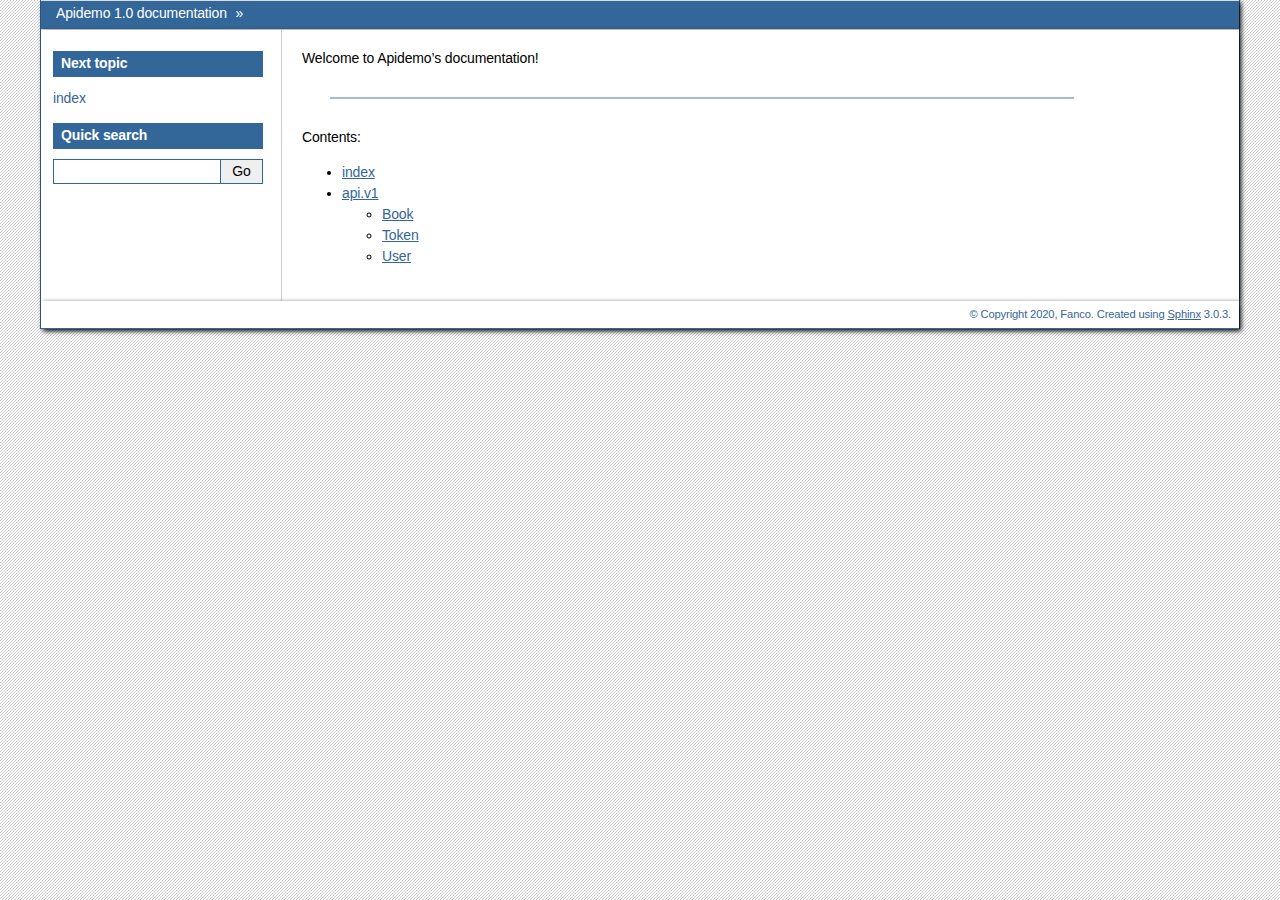
<file: app/doc/html/index.html>
<!doctype html>

<html>
  <head>
    <meta charset="utf-8" />
    <title>&lt;no title&gt; &#8212; Apidemo 1.0 documentation</title>
    <link rel="stylesheet" href="_static/bizstyle.css" type="text/css" />
    <link rel="stylesheet" href="_static/pygments.css" type="text/css" />
    
    <script id="documentation_options" data-url_root="./" src="_static/documentation_options.js"></script>
    <script src="_static/jquery.js"></script>
    <script src="_static/underscore.js"></script>
    <script src="_static/doctools.js"></script>
    <script src="_static/language_data.js"></script>
    <script src="_static/bizstyle.js"></script>
    <link rel="index" title="Index" href="genindex.html" />
    <link rel="search" title="Search" href="search.html" />
    <link rel="next" title="index" href="rst/app.blueprints.html" />
    <meta name="viewport" content="width=device-width,initial-scale=1.0">
    <!--[if lt IE 9]>
    <script src="_static/css3-mediaqueries.js"></script>
    <![endif]-->
  </head><body>
    <div class="related" role="navigation" aria-label="related navigation">
      <h3>Navigation</h3>
      <ul>
        <li class="nav-item nav-item-0"><a href="#">Apidemo 1.0 documentation</a> &#187;</li> 
      </ul>
    </div>
      <div class="sphinxsidebar" role="navigation" aria-label="main navigation">
        <div class="sphinxsidebarwrapper">
  <h4>Next topic</h4>
  <p class="topless"><a href="rst/app.blueprints.html"
                        title="next chapter">index</a></p>
<div id="searchbox" style="display: none" role="search">
  <h3 id="searchlabel">Quick search</h3>
    <div class="searchformwrapper">
    <form class="search" action="search.html" method="get">
      <input type="text" name="q" aria-labelledby="searchlabel" />
      <input type="submit" value="Go" />
    </form>
    </div>
</div>
<script>$('#searchbox').show(0);</script>
        </div>
      </div>

    <div class="document">
      <div class="documentwrapper">
        <div class="bodywrapper">
          <div class="body" role="main">
            
  <p>Welcome to Apidemo’s documentation!</p>
<hr class="docutils" />
<div class="toctree-wrapper compound">
<p class="caption"><span class="caption-text">Contents:</span></p>
<ul>
<li class="toctree-l1"><a class="reference internal" href="rst/app.blueprints.html">index</a></li>
<li class="toctree-l1"><a class="reference internal" href="rst/app.api.v1.html">api.v1</a><ul>
<li class="toctree-l2"><a class="reference internal" href="rst/app.api.v1.html#module-app.api.v1.book">Book</a></li>
<li class="toctree-l2"><a class="reference internal" href="rst/app.api.v1.html#module-app.api.v1.client">Token</a></li>
<li class="toctree-l2"><a class="reference internal" href="rst/app.api.v1.html#module-app.api.v1.user">User</a></li>
</ul>
</li>
</ul>
</div>


          </div>
        </div>
      </div>
      <div class="clearer"></div>
    </div>
    <div class="footer" role="contentinfo">
        &#169; Copyright 2020, Fanco.
      Created using <a href="http://sphinx-doc.org/">Sphinx</a> 3.0.3.
    </div>
  </body>
</html>
</file>
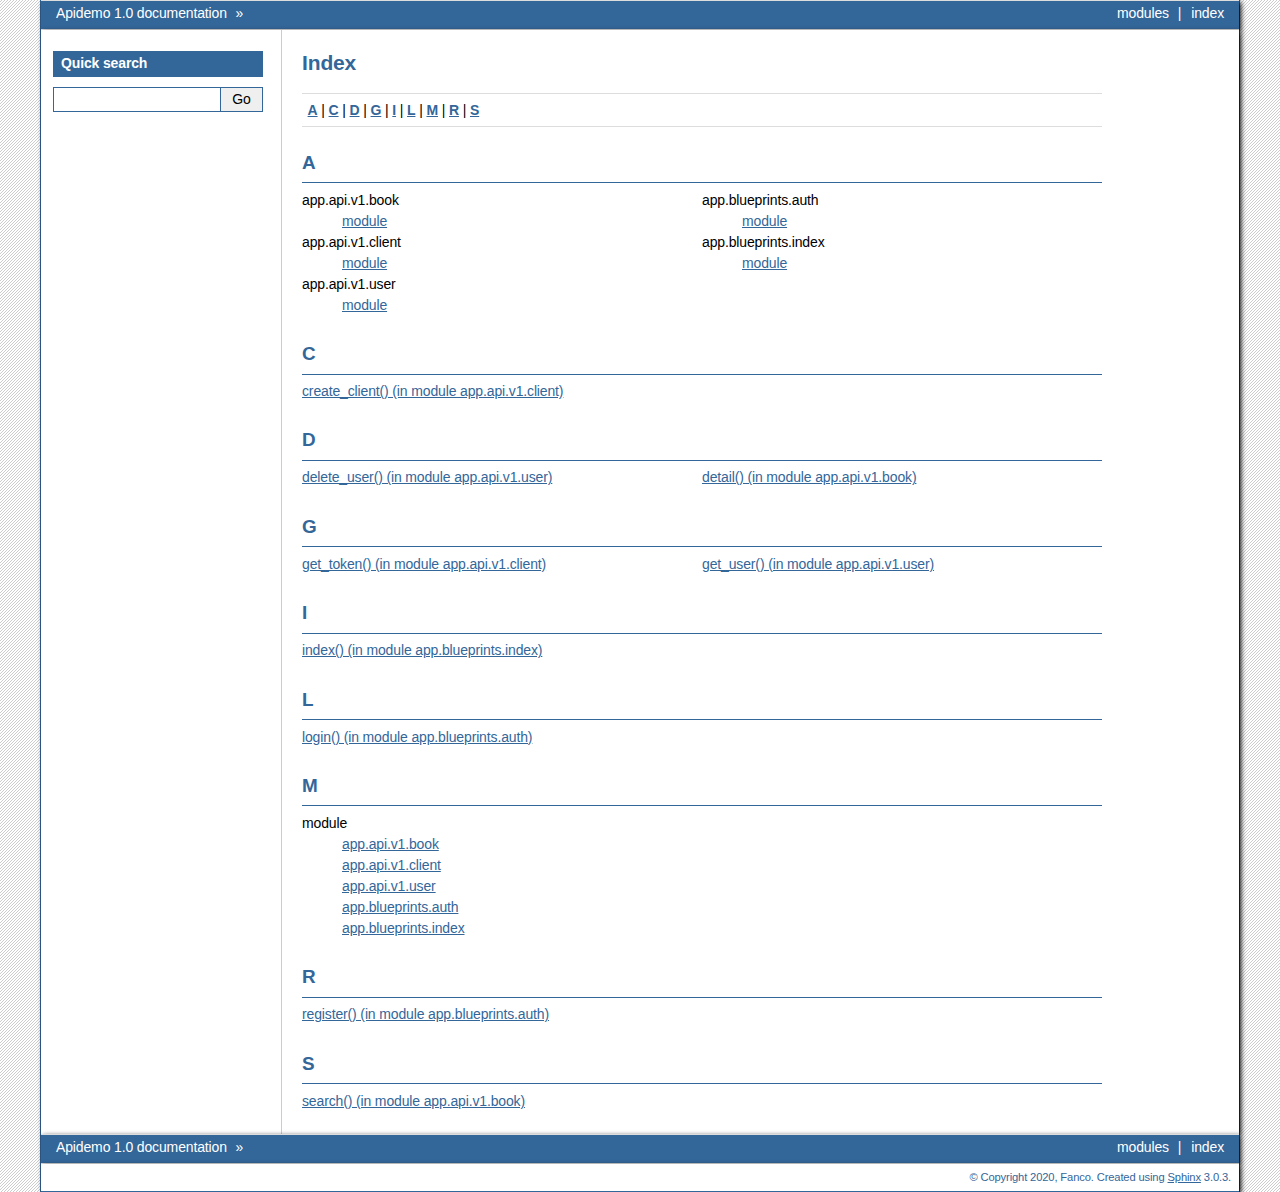
<file: app/doc/html/genindex.html>
<!doctype html>

<html>
  <head>
    <meta charset="utf-8" />
    <title>Index &#8212; Apidemo 1.0 documentation</title>
    <link rel="stylesheet" href="_static/bizstyle.css" type="text/css" />
    <link rel="stylesheet" href="_static/pygments.css" type="text/css" />
    
    <script id="documentation_options" data-url_root="./" src="_static/documentation_options.js"></script>
    <script src="_static/jquery.js"></script>
    <script src="_static/underscore.js"></script>
    <script src="_static/doctools.js"></script>
    <script src="_static/language_data.js"></script>
    <script src="_static/bizstyle.js"></script>
    <link rel="index" title="Index" href="#" />
    <link rel="search" title="Search" href="search.html" />
    <meta name="viewport" content="width=device-width,initial-scale=1.0">
    <!--[if lt IE 9]>
    <script src="_static/css3-mediaqueries.js"></script>
    <![endif]-->
  </head><body>
    <div class="related" role="navigation" aria-label="related navigation">
      <h3>Navigation</h3>
      <ul>
        <li class="right" style="margin-right: 10px">
          <a href="#" title="General Index"
             accesskey="I">index</a></li>
        <li class="right" >
          <a href="py-modindex.html" title="Python Module Index"
             >modules</a> |</li>
        <li class="nav-item nav-item-0"><a href="index.html">Apidemo 1.0 documentation</a> &#187;</li> 
      </ul>
    </div>
      <div class="sphinxsidebar" role="navigation" aria-label="main navigation">
        <div class="sphinxsidebarwrapper">
<div id="searchbox" style="display: none" role="search">
  <h3 id="searchlabel">Quick search</h3>
    <div class="searchformwrapper">
    <form class="search" action="search.html" method="get">
      <input type="text" name="q" aria-labelledby="searchlabel" />
      <input type="submit" value="Go" />
    </form>
    </div>
</div>
<script>$('#searchbox').show(0);</script>
        </div>
      </div>

    <div class="document">
      <div class="documentwrapper">
        <div class="bodywrapper">
          <div class="body" role="main">
            

<h1 id="index">Index</h1>

<div class="genindex-jumpbox">
 <a href="#A"><strong>A</strong></a>
 | <a href="#C"><strong>C</strong></a>
 | <a href="#D"><strong>D</strong></a>
 | <a href="#G"><strong>G</strong></a>
 | <a href="#I"><strong>I</strong></a>
 | <a href="#L"><strong>L</strong></a>
 | <a href="#M"><strong>M</strong></a>
 | <a href="#R"><strong>R</strong></a>
 | <a href="#S"><strong>S</strong></a>
 
</div>
<h2 id="A">A</h2>
<table style="width: 100%" class="indextable genindextable"><tr>
  <td style="width: 33%; vertical-align: top;"><ul>
      <li>
    app.api.v1.book

      <ul>
        <li><a href="rst/app.api.v1.html#module-app.api.v1.book">module</a>
</li>
      </ul></li>
      <li>
    app.api.v1.client

      <ul>
        <li><a href="rst/app.api.v1.html#module-app.api.v1.client">module</a>
</li>
      </ul></li>
      <li>
    app.api.v1.user

      <ul>
        <li><a href="rst/app.api.v1.html#module-app.api.v1.user">module</a>
</li>
      </ul></li>
  </ul></td>
  <td style="width: 33%; vertical-align: top;"><ul>
      <li>
    app.blueprints.auth

      <ul>
        <li><a href="rst/app.blueprints.html#module-app.blueprints.auth">module</a>
</li>
      </ul></li>
      <li>
    app.blueprints.index

      <ul>
        <li><a href="rst/app.blueprints.html#module-app.blueprints.index">module</a>
</li>
      </ul></li>
  </ul></td>
</tr></table>

<h2 id="C">C</h2>
<table style="width: 100%" class="indextable genindextable"><tr>
  <td style="width: 33%; vertical-align: top;"><ul>
      <li><a href="rst/app.api.v1.html#app.api.v1.client.create_client">create_client() (in module app.api.v1.client)</a>
</li>
  </ul></td>
</tr></table>

<h2 id="D">D</h2>
<table style="width: 100%" class="indextable genindextable"><tr>
  <td style="width: 33%; vertical-align: top;"><ul>
      <li><a href="rst/app.api.v1.html#app.api.v1.user.delete_user">delete_user() (in module app.api.v1.user)</a>
</li>
  </ul></td>
  <td style="width: 33%; vertical-align: top;"><ul>
      <li><a href="rst/app.api.v1.html#app.api.v1.book.detail">detail() (in module app.api.v1.book)</a>
</li>
  </ul></td>
</tr></table>

<h2 id="G">G</h2>
<table style="width: 100%" class="indextable genindextable"><tr>
  <td style="width: 33%; vertical-align: top;"><ul>
      <li><a href="rst/app.api.v1.html#app.api.v1.client.get_token">get_token() (in module app.api.v1.client)</a>
</li>
  </ul></td>
  <td style="width: 33%; vertical-align: top;"><ul>
      <li><a href="rst/app.api.v1.html#app.api.v1.user.get_user">get_user() (in module app.api.v1.user)</a>
</li>
  </ul></td>
</tr></table>

<h2 id="I">I</h2>
<table style="width: 100%" class="indextable genindextable"><tr>
  <td style="width: 33%; vertical-align: top;"><ul>
      <li><a href="rst/app.blueprints.html#app.blueprints.index.index">index() (in module app.blueprints.index)</a>
</li>
  </ul></td>
</tr></table>

<h2 id="L">L</h2>
<table style="width: 100%" class="indextable genindextable"><tr>
  <td style="width: 33%; vertical-align: top;"><ul>
      <li><a href="rst/app.blueprints.html#app.blueprints.auth.login">login() (in module app.blueprints.auth)</a>
</li>
  </ul></td>
</tr></table>

<h2 id="M">M</h2>
<table style="width: 100%" class="indextable genindextable"><tr>
  <td style="width: 33%; vertical-align: top;"><ul>
      <li>
    module

      <ul>
        <li><a href="rst/app.api.v1.html#module-app.api.v1.book">app.api.v1.book</a>
</li>
        <li><a href="rst/app.api.v1.html#module-app.api.v1.client">app.api.v1.client</a>
</li>
        <li><a href="rst/app.api.v1.html#module-app.api.v1.user">app.api.v1.user</a>
</li>
        <li><a href="rst/app.blueprints.html#module-app.blueprints.auth">app.blueprints.auth</a>
</li>
        <li><a href="rst/app.blueprints.html#module-app.blueprints.index">app.blueprints.index</a>
</li>
      </ul></li>
  </ul></td>
</tr></table>

<h2 id="R">R</h2>
<table style="width: 100%" class="indextable genindextable"><tr>
  <td style="width: 33%; vertical-align: top;"><ul>
      <li><a href="rst/app.blueprints.html#app.blueprints.auth.register">register() (in module app.blueprints.auth)</a>
</li>
  </ul></td>
</tr></table>

<h2 id="S">S</h2>
<table style="width: 100%" class="indextable genindextable"><tr>
  <td style="width: 33%; vertical-align: top;"><ul>
      <li><a href="rst/app.api.v1.html#app.api.v1.book.search">search() (in module app.api.v1.book)</a>
</li>
  </ul></td>
</tr></table>



          </div>
        </div>
      </div>
      <div class="clearer"></div>
    </div>
    <div class="related" role="navigation" aria-label="related navigation">
      <h3>Navigation</h3>
      <ul>
        <li class="right" style="margin-right: 10px">
          <a href="#" title="General Index"
             >index</a></li>
        <li class="right" >
          <a href="py-modindex.html" title="Python Module Index"
             >modules</a> |</li>
        <li class="nav-item nav-item-0"><a href="index.html">Apidemo 1.0 documentation</a> &#187;</li> 
      </ul>
    </div>
    <div class="footer" role="contentinfo">
        &#169; Copyright 2020, Fanco.
      Created using <a href="http://sphinx-doc.org/">Sphinx</a> 3.0.3.
    </div>
  </body>
</html>
</file>
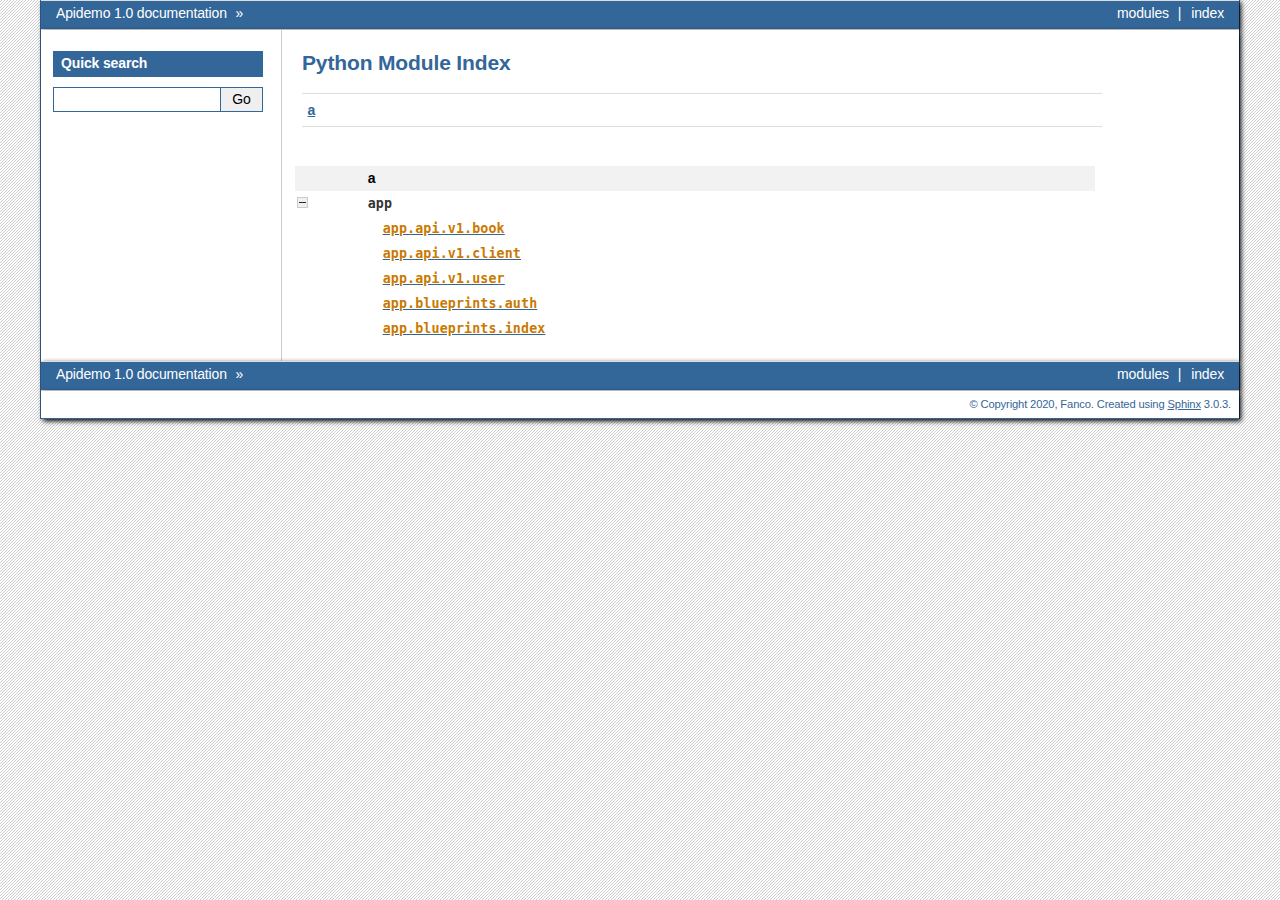
<file: app/doc/html/py-modindex.html>
<!doctype html>

<html>
  <head>
    <meta charset="utf-8" />
    <title>Python Module Index &#8212; Apidemo 1.0 documentation</title>
    <link rel="stylesheet" href="_static/bizstyle.css" type="text/css" />
    <link rel="stylesheet" href="_static/pygments.css" type="text/css" />
    
    <script id="documentation_options" data-url_root="./" src="_static/documentation_options.js"></script>
    <script src="_static/jquery.js"></script>
    <script src="_static/underscore.js"></script>
    <script src="_static/doctools.js"></script>
    <script src="_static/language_data.js"></script>
    <script src="_static/bizstyle.js"></script>
    <link rel="index" title="Index" href="genindex.html" />
    <link rel="search" title="Search" href="search.html" />

    <meta name="viewport" content="width=device-width,initial-scale=1.0">
    <!--[if lt IE 9]>
    <script src="_static/css3-mediaqueries.js"></script>
    <![endif]-->


  </head><body>
    <div class="related" role="navigation" aria-label="related navigation">
      <h3>Navigation</h3>
      <ul>
        <li class="right" style="margin-right: 10px">
          <a href="genindex.html" title="General Index"
             accesskey="I">index</a></li>
        <li class="right" >
          <a href="#" title="Python Module Index"
             >modules</a> |</li>
        <li class="nav-item nav-item-0"><a href="index.html">Apidemo 1.0 documentation</a> &#187;</li> 
      </ul>
    </div>
      <div class="sphinxsidebar" role="navigation" aria-label="main navigation">
        <div class="sphinxsidebarwrapper">
<div id="searchbox" style="display: none" role="search">
  <h3 id="searchlabel">Quick search</h3>
    <div class="searchformwrapper">
    <form class="search" action="search.html" method="get">
      <input type="text" name="q" aria-labelledby="searchlabel" />
      <input type="submit" value="Go" />
    </form>
    </div>
</div>
<script>$('#searchbox').show(0);</script>
        </div>
      </div>

    <div class="document">
      <div class="documentwrapper">
        <div class="bodywrapper">
          <div class="body" role="main">
            

   <h1>Python Module Index</h1>

   <div class="modindex-jumpbox">
   <a href="#cap-a"><strong>a</strong></a>
   </div>

   <table class="indextable modindextable">
     <tr class="pcap"><td></td><td>&#160;</td><td></td></tr>
     <tr class="cap" id="cap-a"><td></td><td>
       <strong>a</strong></td><td></td></tr>
     <tr>
       <td><img src="_static/minus.png" class="toggler"
              id="toggle-1" style="display: none" alt="-" /></td>
       <td>
       <code class="xref">app</code></td><td>
       <em></em></td></tr>
     <tr class="cg-1">
       <td></td>
       <td>&#160;&#160;&#160;
       <a href="rst/app.api.v1.html#module-app.api.v1.book"><code class="xref">app.api.v1.book</code></a></td><td>
       <em></em></td></tr>
     <tr class="cg-1">
       <td></td>
       <td>&#160;&#160;&#160;
       <a href="rst/app.api.v1.html#module-app.api.v1.client"><code class="xref">app.api.v1.client</code></a></td><td>
       <em></em></td></tr>
     <tr class="cg-1">
       <td></td>
       <td>&#160;&#160;&#160;
       <a href="rst/app.api.v1.html#module-app.api.v1.user"><code class="xref">app.api.v1.user</code></a></td><td>
       <em></em></td></tr>
     <tr class="cg-1">
       <td></td>
       <td>&#160;&#160;&#160;
       <a href="rst/app.blueprints.html#module-app.blueprints.auth"><code class="xref">app.blueprints.auth</code></a></td><td>
       <em></em></td></tr>
     <tr class="cg-1">
       <td></td>
       <td>&#160;&#160;&#160;
       <a href="rst/app.blueprints.html#module-app.blueprints.index"><code class="xref">app.blueprints.index</code></a></td><td>
       <em></em></td></tr>
   </table>


          </div>
        </div>
      </div>
      <div class="clearer"></div>
    </div>
    <div class="related" role="navigation" aria-label="related navigation">
      <h3>Navigation</h3>
      <ul>
        <li class="right" style="margin-right: 10px">
          <a href="genindex.html" title="General Index"
             >index</a></li>
        <li class="right" >
          <a href="#" title="Python Module Index"
             >modules</a> |</li>
        <li class="nav-item nav-item-0"><a href="index.html">Apidemo 1.0 documentation</a> &#187;</li> 
      </ul>
    </div>
    <div class="footer" role="contentinfo">
        &#169; Copyright 2020, Fanco.
      Created using <a href="http://sphinx-doc.org/">Sphinx</a> 3.0.3.
    </div>
  </body>
</html>
</file>
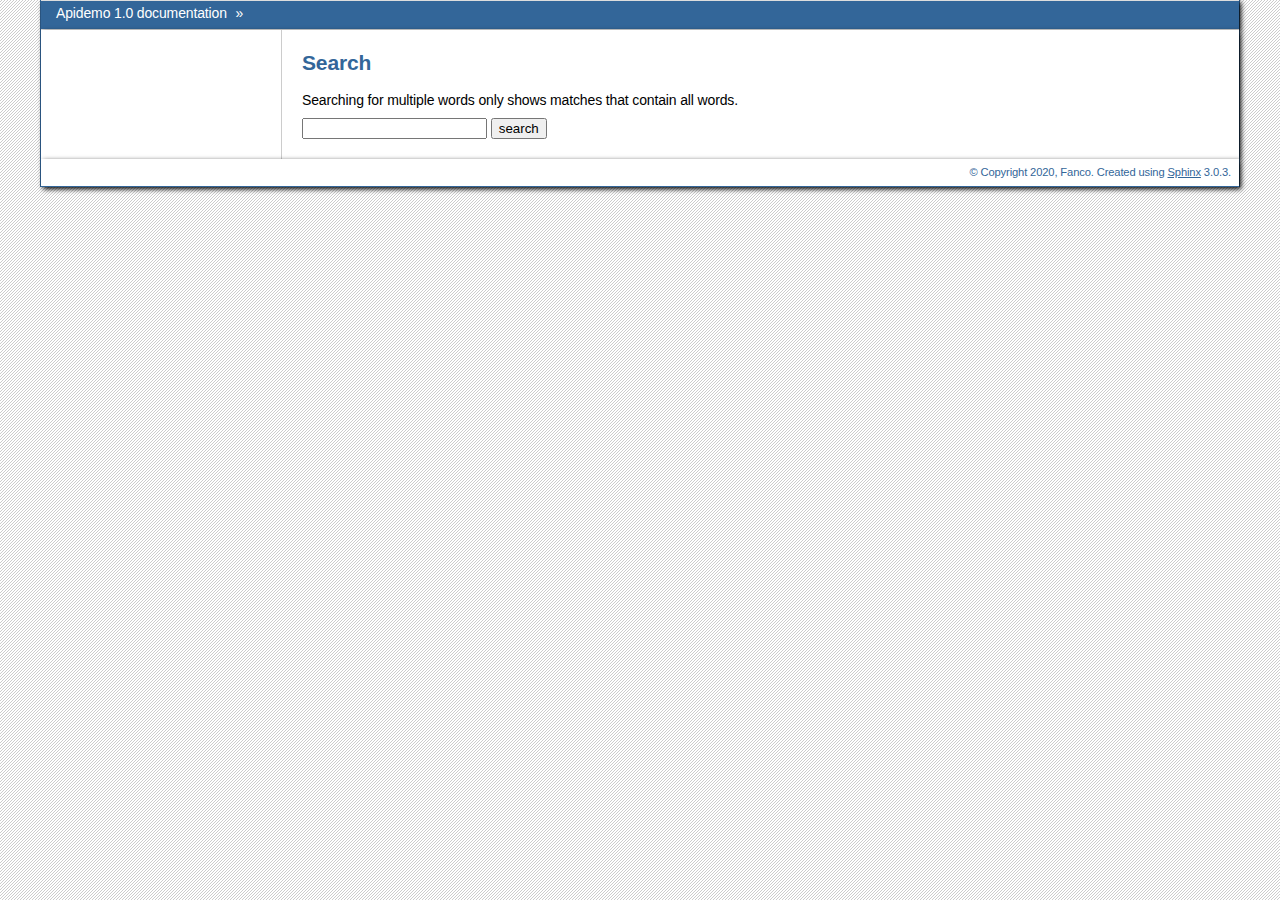
<file: app/doc/html/search.html>
<!doctype html>

<html>
  <head>
    <meta charset="utf-8" />
    <title>Search &#8212; Apidemo 1.0 documentation</title>
    <link rel="stylesheet" href="_static/bizstyle.css" type="text/css" />
    <link rel="stylesheet" href="_static/pygments.css" type="text/css" />
    
    
    <script id="documentation_options" data-url_root="./" src="_static/documentation_options.js"></script>
    <script src="_static/jquery.js"></script>
    <script src="_static/underscore.js"></script>
    <script src="_static/doctools.js"></script>
    <script src="_static/language_data.js"></script>
    <script src="_static/bizstyle.js"></script>
    <script src="_static/searchtools.js"></script>
    <link rel="index" title="Index" href="genindex.html" />
    <link rel="search" title="Search" href="#" />
  <script src="searchindex.js" defer></script>
  
    <meta name="viewport" content="width=device-width,initial-scale=1.0">
    <!--[if lt IE 9]>
    <script src="_static/css3-mediaqueries.js"></script>
    <![endif]-->

  </head><body>
    <div class="related" role="navigation" aria-label="related navigation">
      <h3>Navigation</h3>
      <ul>
        <li class="nav-item nav-item-0"><a href="index.html">Apidemo 1.0 documentation</a> &#187;</li> 
      </ul>
    </div>
      <div class="sphinxsidebar" role="navigation" aria-label="main navigation">
        <div class="sphinxsidebarwrapper">
        </div>
      </div>

    <div class="document">
      <div class="documentwrapper">
        <div class="bodywrapper">
          <div class="body" role="main">
            
  <h1 id="search-documentation">Search</h1>
  <div id="fallback" class="admonition warning">
  <script>$('#fallback').hide();</script>
  <p>
    Please activate JavaScript to enable the search
    functionality.
  </p>
  </div>
  <p>
    Searching for multiple words only shows matches that contain
    all words.
  </p>
  <form action="" method="get">
    <input type="text" name="q" aria-labelledby="search-documentation" value="" />
    <input type="submit" value="search" />
    <span id="search-progress" style="padding-left: 10px"></span>
  </form>
  
  <div id="search-results">
  
  </div>

          </div>
        </div>
      </div>
      <div class="clearer"></div>
    </div>
    <div class="footer" role="contentinfo">
        &#169; Copyright 2020, Fanco.
      Created using <a href="http://sphinx-doc.org/">Sphinx</a> 3.0.3.
    </div>
  </body>
</html>
</file>
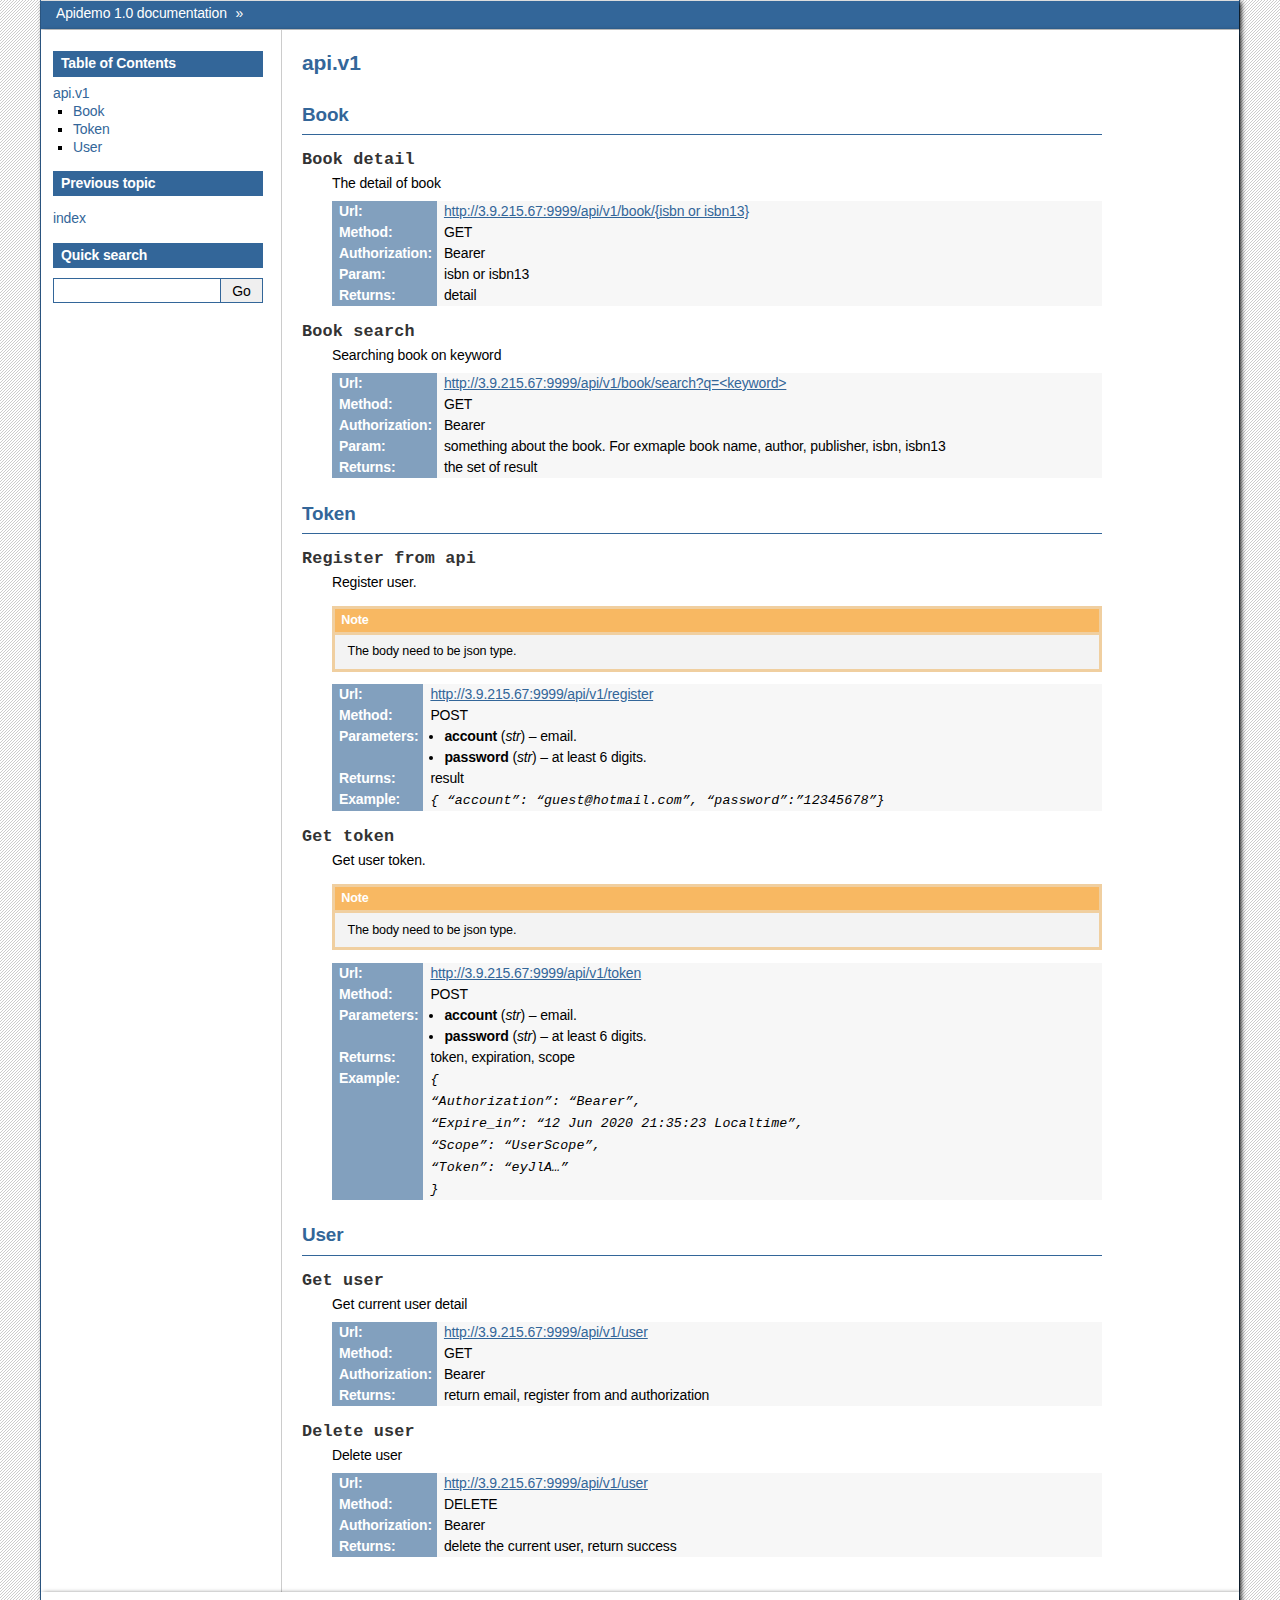
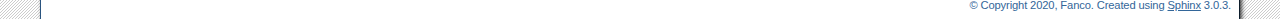
<file: app/doc/html/rst/app.api.v1.html>
<!doctype html>

<html>
  <head>
    <meta charset="utf-8" />
    <title>api.v1 &#8212; Apidemo 1.0 documentation</title>
    <link rel="stylesheet" href="../_static/bizstyle.css" type="text/css" />
    <link rel="stylesheet" href="../_static/pygments.css" type="text/css" />
    
    <script id="documentation_options" data-url_root="../" src="../_static/documentation_options.js"></script>
    <script src="../_static/jquery.js"></script>
    <script src="../_static/underscore.js"></script>
    <script src="../_static/doctools.js"></script>
    <script src="../_static/language_data.js"></script>
    <script src="../_static/bizstyle.js"></script>
    <link rel="index" title="Index" href="../genindex.html" />
    <link rel="search" title="Search" href="../search.html" />
    <link rel="prev" title="index" href="app.blueprints.html" />
    <meta name="viewport" content="width=device-width,initial-scale=1.0">
    <!--[if lt IE 9]>
    <script src="_static/css3-mediaqueries.js"></script>
    <![endif]-->
  </head><body>
    <div class="related" role="navigation" aria-label="related navigation">
      <h3>Navigation</h3>
      <ul>
        <li class="nav-item nav-item-0"><a href="../index.html">Apidemo 1.0 documentation</a> &#187;</li> 
      </ul>
    </div>
      <div class="sphinxsidebar" role="navigation" aria-label="main navigation">
        <div class="sphinxsidebarwrapper">
  <h3><a href="../index.html">Table of Contents</a></h3>
  <ul>
<li><a class="reference internal" href="#">api.v1</a><ul>
<li><a class="reference internal" href="#module-app.api.v1.book">Book</a></li>
<li><a class="reference internal" href="#module-app.api.v1.client">Token</a></li>
<li><a class="reference internal" href="#module-app.api.v1.user">User</a></li>
</ul>
</li>
</ul>

  <h4>Previous topic</h4>
  <p class="topless"><a href="app.blueprints.html"
                        title="previous chapter">index</a></p>
<div id="searchbox" style="display: none" role="search">
  <h3 id="searchlabel">Quick search</h3>
    <div class="searchformwrapper">
    <form class="search" action="../search.html" method="get">
      <input type="text" name="q" aria-labelledby="searchlabel" />
      <input type="submit" value="Go" />
    </form>
    </div>
</div>
<script>$('#searchbox').show(0);</script>
        </div>
      </div>

    <div class="document">
      <div class="documentwrapper">
        <div class="bodywrapper">
          <div class="body" role="main">
            
  <div class="section" id="api-v1">
<h1>api.v1<a class="headerlink" href="#api-v1" title="Permalink to this headline">¶</a></h1>
<div class="section" id="module-app.api.v1.book">
<span id="book"></span><h2>Book<a class="headerlink" href="#module-app.api.v1.book" title="Permalink to this headline">¶</a></h2>
<dl class="py function">
<dt id="app.api.v1.book.detail">
<code class="sig-name descname">Book detail</code><a class="headerlink" href="#app.api.v1.book.detail" title="Permalink to this definition">¶</a></dt>
<dd><p>The detail of book</p>
<dl class="field-list simple">
<dt class="field-odd">Url</dt>
<dd class="field-odd"><p><a class="reference external" href="http://3.9.215.67:9999/api/v1/book">http://3.9.215.67:9999/api/v1/book/{isbn or isbn13}</a></p>
</dd>
<dt class="field-even">Method</dt>
<dd class="field-even"><p>GET</p>
</dd>
<dt class="field-odd">Authorization</dt>
<dd class="field-odd"><p>Bearer</p>
</dd>
<dt class="field-even">Param</dt>
<dd class="field-even"><p>isbn or isbn13</p>
</dd>
<dt class="field-odd">Returns</dt>
<dd class="field-odd"><p>detail</p>
</dd>
</dl>
</dd></dl>

<dl class="py function">
<dt id="app.api.v1.book.search">
<code class="sig-name descname">Book search</code><a class="headerlink" href="#app.api.v1.book.search" title="Permalink to this definition">¶</a></dt>
<dd><p>Searching book on keyword</p>
<dl class="field-list simple">
<dt class="field-odd">Url</dt>
<dd class="field-odd"><p><a class="reference external" href="http://3.9.215.67:9999/api/v1/book/search">http://3.9.215.67:9999/api/v1/book/search?q=&lt;keyword&gt;</a></p>
</dd>
<dt class="field-even">Method</dt>
<dd class="field-even"><p>GET</p>
</dd>
<dt class="field-odd">Authorization</dt>
<dd class="field-odd"><p>Bearer</p>
</dd>
<dt class="field-even">Param</dt>
<dd class="field-even"><p>something about the book. For exmaple book name, author, publisher, isbn, isbn13</p>
</dd>
<dt class="field-odd">Returns</dt>
<dd class="field-odd"><p>the set of result</p>
</dd>
</dl>
</dd></dl>

</div>
<div class="section" id="module-app.api.v1.client">
<span id="token"></span><h2>Token<a class="headerlink" href="#module-app.api.v1.client" title="Permalink to this headline">¶</a></h2>
<dl class="py function">
<dt id="app.api.v1.client.create_client">
<code class="sig-name descname">Register from api</code><a class="headerlink" href="#app.api.v1.client.create_client" title="Permalink to this definition">¶</a></dt>
<dd><p>Register user.</p>
<div class="admonition note">
<p class="admonition-title">Note</p>
<p>The body need to be json type.</p>
</div>
<dl class="field-list simple">
<dt class="field-odd">Url</dt>
<dd class="field-odd"><p><a class="reference external" href="http://3.9.215.67:9999/api/v1/register">http://3.9.215.67:9999/api/v1/register</a></p>
</dd>
<dt class="field-even">Method</dt>
<dd class="field-even"><p>POST</p>
</dd>
<dt class="field-odd">Parameters</dt>
<dd class="field-odd"><ul class="simple">
<li><p><strong>account</strong> (<em>str</em>) – email.</p></li>
<li><p><strong>password</strong> (<em>str</em>) – at least 6 digits.</p></li>
</ul>
</dd>
<dt class="field-even">Returns</dt>
<dd class="field-even"><p>result</p>
</dd>
<dt class="field-odd">Example</dt>
<dd class="field-odd"><p><cite>{
“account”: “guest&#64;hotmail.com”,
“password”:”12345678”}</cite></p>
</dd>
</dl>
</dd></dl>

<dl class="py function">
<dt id="app.api.v1.client.get_token">
<code class="sig-name descname">Get token</code><a class="headerlink" href="#app.api.v1.client.get_token" title="Permalink to this definition">¶</a></dt>
<dd><p>Get user token.</p>
<div class="admonition note">
<p class="admonition-title">Note</p>
<p>The body need to be json type.</p>
</div>
<dl class="field-list simple">
<dt class="field-odd">Url</dt>
<dd class="field-odd"><p><a class="reference external" href="http://3.9.215.67:9999/api/v1/token">http://3.9.215.67:9999/api/v1/token</a></p>
</dd>
<dt class="field-even">Method</dt>
<dd class="field-even"><p>POST</p>
</dd>
<dt class="field-odd">Parameters</dt>
<dd class="field-odd"><ul class="simple">
<li><p><strong>account</strong> (<em>str</em>) – email.</p></li>
<li><p><strong>password</strong> (<em>str</em>) – at least 6 digits.</p></li>
</ul>
</dd>
<dt class="field-even">Returns</dt>
<dd class="field-even"><p>token, expiration, scope</p>
</dd>
<dt class="field-odd">Example</dt>
<dd class="field-odd"><p><cite>
{<br>
“Authorization”: “Bearer”,<br>
“Expire_in”: “12 Jun 2020 21:35:23 Localtime”,<br>
“Scope”: “UserScope”,<br>
“Token”: “eyJlA…”<br>
}</cite></p>
</dd>
</dl>
</dd></dl>

</div>
<div class="section" id="module-app.api.v1.user">
<span id="user"></span><h2>User<a class="headerlink" href="#module-app.api.v1.user" title="Permalink to this headline">¶</a></h2>
<dl class="py function">
<dt id="app.api.v1.user.get_user">
<code class="sig-name descname">Get user</code><a class="headerlink" href="#app.api.v1.user.get_user" title="Permalink to this definition">¶</a></dt>
<dd><p>Get current user detail</p>
<dl class="field-list simple">
<dt class="field-odd">Url</dt>
<dd class="field-odd"><p><a class="reference external" href="http://3.9.215.67:9999/api/v1/user">http://3.9.215.67:9999/api/v1/user</a></p>
</dd>
<dt class="field-even">Method</dt>
<dd class="field-even"><p>GET</p>
</dd>
<dt class="field-odd">Authorization</dt>
<dd class="field-odd"><p>Bearer</p>
</dd>
<dt class="field-even">Returns</dt>
<dd class="field-even"><p>return email, register from and authorization</p>
</dd>
</dl>
</dd></dl>

<dl class="py function">
<dt id="app.api.v1.user.delete_user">
<code class="sig-name descname">Delete user</code><a class="headerlink" href="#app.api.v1.user.delete_user" title="Permalink to this definition">¶</a></dt>
<dd><p>Delete user</p>
<dl class="field-list simple">
<dt class="field-odd">Url</dt>
<dd class="field-odd"><p><a class="reference external" href="http://3.9.215.67:9999/api/v1/user">http://3.9.215.67:9999/api/v1/user</a></p>
</dd>
<dt class="field-even">Method</dt>
<dd class="field-even"><p>DELETE</p>
</dd>
<dt class="field-odd">Authorization</dt>
<dd class="field-odd"><p>Bearer</p>
</dd>
<dt class="field-even">Returns</dt>
<dd class="field-even"><p>delete the current user, return success</p>
</dd>
</dl>
</dd></dl>

</div>
</div>


          </div>
        </div>
      </div>
      <div class="clearer"></div>
    </div>
    <div class="footer" role="contentinfo">
        &#169; Copyright 2020, Fanco.
      Created using <a href="http://sphinx-doc.org/">Sphinx</a> 3.0.3.
    </div>
  </body>
</html>
</file>
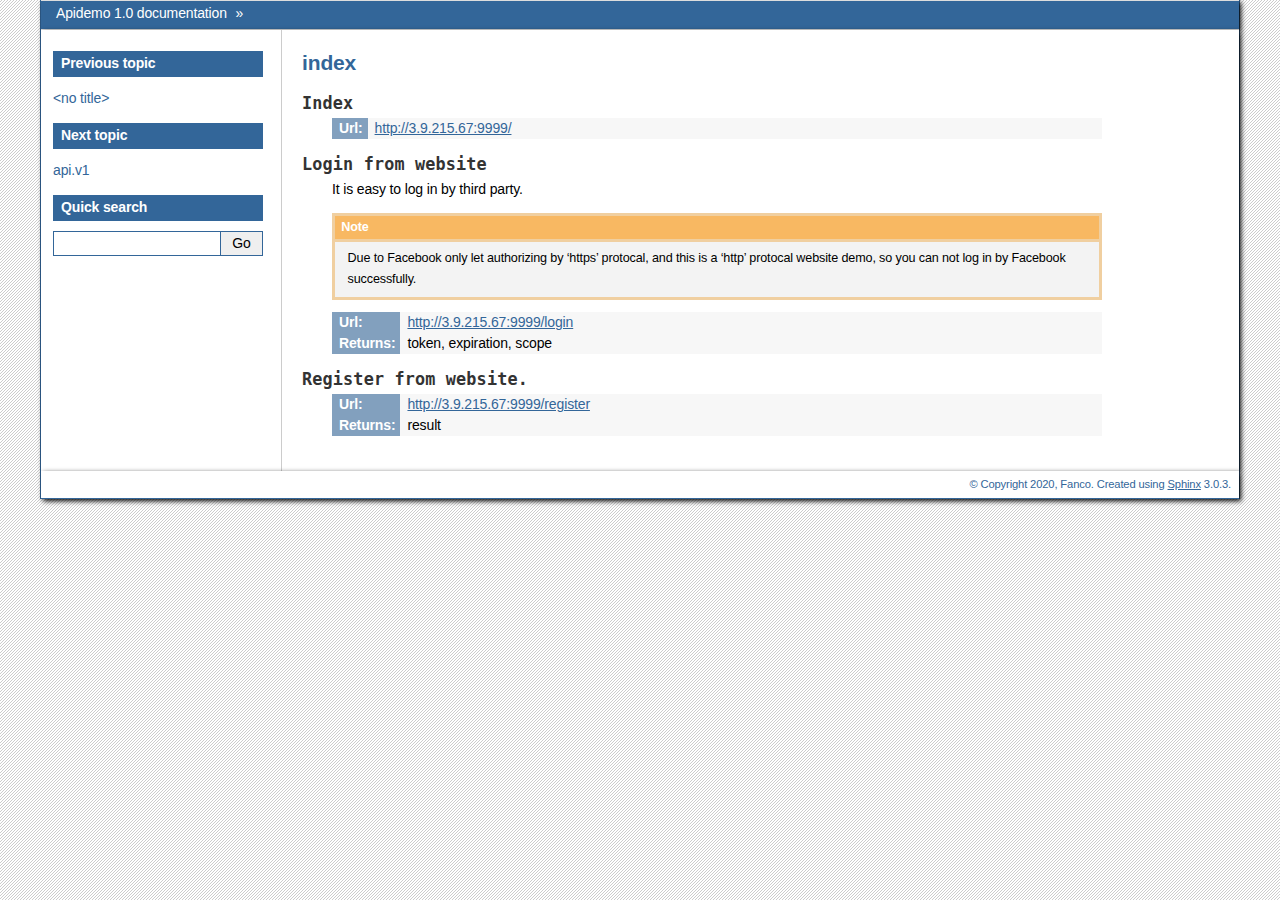
<file: app/doc/html/rst/app.blueprints.html>
<!doctype html>

<html>
  <head>
    <meta charset="utf-8" />
    <title>index &#8212; Apidemo 1.0 documentation</title>
    <link rel="stylesheet" href="../_static/bizstyle.css" type="text/css" />
    <link rel="stylesheet" href="../_static/pygments.css" type="text/css" />
    
    <script id="documentation_options" data-url_root="../" src="../_static/documentation_options.js"></script>
    <script src="../_static/jquery.js"></script>
    <script src="../_static/underscore.js"></script>
    <script src="../_static/doctools.js"></script>
    <script src="../_static/language_data.js"></script>
    <script src="../_static/bizstyle.js"></script>
    <link rel="index" title="Index" href="../genindex.html" />
    <link rel="search" title="Search" href="../search.html" />
    <link rel="next" title="api.v1" href="app.api.v1.html" />
    <link rel="prev" title="&lt;no title&gt;" href="../index.html" />
    <meta name="viewport" content="width=device-width,initial-scale=1.0">
    <!--[if lt IE 9]>
    <script src="_static/css3-mediaqueries.js"></script>
    <![endif]-->
  </head><body>
    <div class="related" role="navigation" aria-label="related navigation">
      <h3>Navigation</h3>
      <ul>
        <li class="nav-item nav-item-0"><a href="../index.html">Apidemo 1.0 documentation</a> &#187;</li> 
      </ul>
    </div>
      <div class="sphinxsidebar" role="navigation" aria-label="main navigation">
        <div class="sphinxsidebarwrapper">
  <h4>Previous topic</h4>
  <p class="topless"><a href="../index.html"
                        title="previous chapter">&lt;no title&gt;</a></p>
  <h4>Next topic</h4>
  <p class="topless"><a href="app.api.v1.html"
                        title="next chapter">api.v1</a></p>
<div id="searchbox" style="display: none" role="search">
  <h3 id="searchlabel">Quick search</h3>
    <div class="searchformwrapper">
    <form class="search" action="../search.html" method="get">
      <input type="text" name="q" aria-labelledby="searchlabel" />
      <input type="submit" value="Go" />
    </form>
    </div>
</div>
<script>$('#searchbox').show(0);</script>
        </div>
      </div>

    <div class="document">
      <div class="documentwrapper">
        <div class="bodywrapper">
          <div class="body" role="main">
            
  <div class="section" id="module-app.blueprints.index">
<span id="index"></span><h1>index<a class="headerlink" href="#module-app.blueprints.index" title="Permalink to this headline">¶</a></h1>
<dl class="py function">
<dt id="app.blueprints.index.index">
<code class="sig-name descname">Index</code><a class="headerlink" href="#app.blueprints.index.index" title="Permalink to this definition">¶</a></dt>
<dd>
<dl class="field-list simple">
<dt class="field-odd">Url</dt>
<dd class="field-odd"><p><a class="reference external" href="http://3.9.215.67:9999/">http://3.9.215.67:9999/</a></p>
</dd>
</dl>
</dd></dl>

<span class="target" id="module-app.blueprints.auth"></span><dl class="py function">
<dt id="app.blueprints.auth.login">
<code class="sig-name descname">Login from website</code><a class="headerlink" href="#app.blueprints.auth.login" title="Permalink to this definition">¶</a></dt>
<dd><p>It is easy to log in by third party.</p>
<div class="admonition note">
<p class="admonition-title">Note</p>
<p>Due to Facebook only let authorizing by ‘https’ protocal, and this is a ‘http’ protocal website demo, so you can not log in by Facebook successfully.</p>
</div>
<dl class="field-list simple">
<dt class="field-odd">Url</dt>
<dd class="field-odd"><p><a class="reference external" href="http://3.9.215.67:9999/login">http://3.9.215.67:9999/login</a></p>
</dd>
<dt class="field-even">Returns</dt>
<dd class="field-even"><p>token, expiration, scope</p>
</dd>
</dl>
</dd></dl>

<dl class="py function">
<dt id="app.blueprints.auth.register">
<code class="sig-name descname">Register from website.</code><a class="headerlink" href="#app.blueprints.auth.register" title="Permalink to this definition">¶</a></dt>
<dd>
<dl class="field-list simple">
<dt class="field-odd">Url</dt>
<dd class="field-odd"><p><a class="reference external" href="http://3.9.215.67:9999/register">http://3.9.215.67:9999/register</a></p>
</dd>
<dt class="field-even">Returns</dt>
<dd class="field-even"><p>result</p>
</dd>
</dl>
</dd></dl>

</div>


          </div>
        </div>
      </div>
      <div class="clearer"></div>
    </div>
    <div class="footer" role="contentinfo">
        &#169; Copyright 2020, Fanco.
      Created using <a href="http://sphinx-doc.org/">Sphinx</a> 3.0.3.
    </div>
  </body>
</html>
</file>
<file: app/doc/html/_static/bizstyle.css>
/*
 * bizstyle.css_t
 * ~~~~~~~~~~~~~~
 *
 * Sphinx stylesheet -- business style theme.
 *
 * :copyright: Copyright 2011-2014 by Sphinx team, see AUTHORS.
 * :license: BSD, see LICENSE for details.
 *
 */

@import url("basic.css");

/* -- page layout ----------------------------------------------------------- */

body {
    font-family: 'Lucida Grande', 'Lucida Sans Unicode', 'Geneva',
                 'Verdana', sans-serif;
    font-size: 14px;
    letter-spacing: -0.01em;
    line-height: 150%;
    text-align: center;
    background-color: white;
    background-image: url(background_b01.png);
    color: black;
    padding: 0;
    border-right: 1px solid #336699;
    border-left: 1px solid #336699;

    margin: 0px 40px 0px 40px;
}

div.document {
    background-color: white;
    text-align: left;
    background-repeat: repeat-x;

    -moz-box-shadow: 2px 2px 5px #000;
    -webkit-box-shadow: 2px 2px 5px #000;
}

div.bodywrapper {
    margin: 0 0 0 240px;
    border-left: 1px solid #ccc;
}

div.body {
    margin: 0;
    padding: 0.5em 20px 20px 20px;
}
div.bodywrapper {
    margin: 0 0 0 calc(210px + 30px);
}

div.related {
    font-size: 1em;

    -moz-box-shadow: 2px 2px 5px #000;
    -webkit-box-shadow: 2px 2px 5px #000;
}

div.related ul {
    background-color: #336699;
    height: 100%;
    overflow: hidden;
    border-top: 1px solid #ddd;
    border-bottom: 1px solid #ddd;
}

div.related ul li {
    color: white;
    margin: 0;
    padding: 0;
    height: 2em;
    float: left;
}

div.related ul li.right {
    float: right;
    margin-right: 5px;
}

div.related ul li a {
    margin: 0;
    padding: 0 5px 0 5px;
    line-height: 1.75em;
    color: #fff;
}

div.related ul li a:hover {
    color: #fff;
    text-decoration: underline;
}

div.sphinxsidebarwrapper {
    padding: 0;
}

div.sphinxsidebar {
    margin: 0;
    padding: 0.5em 12px 12px 12px;
    width: 210px;
    font-size: 1em;
    text-align: left;
}

div.sphinxsidebar h3, div.sphinxsidebar h4 {
    margin: 1em 0 0.5em 0;
    font-size: 1em;
    padding: 0.1em 0 0.1em 0.5em;
    color: white;
    border: 1px solid #336699;
    background-color: #336699;
}

div.sphinxsidebar h3 a {
    color: white;
}

div.sphinxsidebar ul {
    padding-left: 1.5em;
    margin-top: 7px;
    padding: 0;
    line-height: 130%;
}

div.sphinxsidebar ul ul {
    margin-left: 20px;
}

div.sphinxsidebar input {
    border: 1px solid #336699;
}

div.footer {
    background-color: white;
    color: #336699;
    padding: 3px 8px 3px 0;
    clear: both;
    font-size: 0.8em;
    text-align: right;
    border-bottom: 1px solid #336699;

    -moz-box-shadow: 2px 2px 5px #000;
    -webkit-box-shadow: 2px 2px 5px #000;
}

div.footer a {
    color: #336699;
    text-decoration: underline;
}

/* -- body styles ----------------------------------------------------------- */

p {
    margin: 0.8em 0 0.5em 0;
}

a {
    color: #336699;
    text-decoration: none;
}

a:hover {
    color: #336699;
    text-decoration: underline;
}

div.body a {
    text-decoration: underline;
}

h1, h2, h3 {
    color: #336699;
}

h1 {
    margin: 0;
    padding: 0.7em 0 0.3em 0;
    font-size: 1.5em;
}

h2 {
    margin: 1.3em 0 0.2em 0;
    font-size: 1.35em;
    padding-bottom: .5em;
    border-bottom: 1px solid #336699;
}

h3 {
    margin: 1em 0 -0.3em 0;
    font-size: 1.2em;
    padding-bottom: .3em;
    border-bottom: 1px solid #CCCCCC;
}

div.body h1 a, div.body h2 a, div.body h3 a,
div.body h4 a, div.body h5 a, div.body h6 a {
    color: black!important;
}

h1 a.anchor, h2 a.anchor, h3 a.anchor,
h4 a.anchor, h5 a.anchor, h6 a.anchor {
    display: none;
    margin: 0 0 0 0.3em;
    padding: 0 0.2em 0 0.2em;
    color: #aaa!important;
}

h1:hover a.anchor, h2:hover a.anchor, h3:hover a.anchor, h4:hover a.anchor,
h5:hover a.anchor, h6:hover a.anchor {
    display: inline;
}

h1 a.anchor:hover, h2 a.anchor:hover, h3 a.anchor:hover, h4 a.anchor:hover,
h5 a.anchor:hover, h6 a.anchor:hover {
    color: #777;
    background-color: #eee;
}

a.headerlink {
    color: #c60f0f!important;
    font-size: 1em;
    margin-left: 6px;
    padding: 0 4px 0 4px;
    text-decoration: none!important;
}

a.headerlink:hover {
    background-color: #ccc;
    color: white!important;
}

cite, code, tt {
    font-family: 'Consolas', 'Deja Vu Sans Mono',
                 'Bitstream Vera Sans Mono', monospace;
    font-size: 0.95em;
    letter-spacing: 0.01em;
}

code {
    background-color: #F2F2F2;
    border-bottom: 1px solid #ddd;
    color: #333;
}

code.descname, code.descclassname, code.xref {
    border: 0;
}

hr {
    border: 1px solid #abc;
    margin: 2em;
}

a code {
    border: 0;
    color: #CA7900;
}

a code:hover {
    color: #2491CF;
}

pre {
    background-color: transparent !important;
    font-family: 'Consolas', 'Deja Vu Sans Mono',
                 'Bitstream Vera Sans Mono', monospace;
    font-size: 0.95em;
    letter-spacing: 0.015em;
    line-height: 120%;
    padding: 0.5em;
    border-right: 5px solid #ccc;
    border-left: 5px solid #ccc;
}

pre a {
    color: inherit;
    text-decoration: underline;
}

td.linenos pre {
    padding: 0.5em 0;
}

div.quotebar {
    background-color: #f8f8f8;
    max-width: 250px;
    float: right;
    padding: 2px 7px;
    border: 1px solid #ccc;
}

div.topic {
    background-color: #f8f8f8;
}

table {
    border-collapse: collapse;
    margin: 0 -0.5em 0 -0.5em;
}

table td, table th {
    padding: 0.2em 0.5em 0.2em 0.5em;
}

div.admonition {
    font-size: 0.9em;
    margin: 1em 0 1em 0;
    border: 3px solid #cccccc;
    background-color: #f7f7f7;
    padding: 0;
}

div.admonition p {
    margin: 0.5em 1em 0.5em 1em;
    padding: 0;
}

div.admonition li p {
    margin-left: 0;
}

div.admonition pre, div.warning pre {
    margin: 0;
}

div.highlight {
    margin: 0.4em 1em;
}

div.admonition p.admonition-title {
    margin: 0;
    padding: 0.1em 0 0.1em 0.5em;
    color: white;
    border-bottom: 3px solid #cccccc;
    font-weight: bold;
    background-color: #165e83;
}

div.danger    { border: 3px solid #f0908d; background-color: #f0cfa0; }
div.error     { border: 3px solid #f0908d; background-color: #ede4cd; }
div.warning   { border: 3px solid #f8b862; background-color: #f0cfa0; }
div.caution   { border: 3px solid #f8b862; background-color: #ede4cd; }
div.attention { border: 3px solid #f8b862; background-color: #f3f3f3; }
div.important { border: 3px solid #f0cfa0; background-color: #ede4cd; }
div.note      { border: 3px solid #f0cfa0; background-color: #f3f3f3; }
div.hint      { border: 3px solid #bed2c3; background-color: #f3f3f3; }
div.tip       { border: 3px solid #bed2c3; background-color: #f3f3f3; }

div.danger p.admonition-title, div.error p.admonition-title {
    background-color: #b7282e;
    border-bottom: 3px solid #f0908d;
}

div.caution p.admonition-title,
div.warning p.admonition-title,
div.attention p.admonition-title {
    background-color: #f19072;
    border-bottom: 3px solid #f8b862;
}

div.note p.admonition-title, div.important p.admonition-title {
    background-color: #f8b862;
    border-bottom: 3px solid #f0cfa0;
}

div.hint p.admonition-title, div.tip p.admonition-title {
    background-color: #7ebea5;
    border-bottom: 3px solid #bed2c3;
}

div.admonition ul, div.admonition ol,
div.warning ul, div.warning ol {
    margin: 0.1em 0.5em 0.5em 3em;
    padding: 0;
}

div.versioninfo {
    margin: 1em 0 0 0;
    border: 1px solid #ccc;
    background-color: #DDEAF0;
    padding: 8px;
    line-height: 1.3em;
    font-size: 0.9em;
}

.viewcode-back {
    font-family: 'Lucida Grande', 'Lucida Sans Unicode', 'Geneva',
                 'Verdana', sans-serif;
}

div.viewcode-block:target {
    background-color: #f4debf;
    border-top: 1px solid #ac9;
    border-bottom: 1px solid #ac9;
}

p.versionchanged span.versionmodified {
    font-size: 0.9em;
    margin-right: 0.2em;
    padding: 0.1em;
    background-color: #DCE6A0;
}

dl.field-list > dt {
    color: white;
    background-color: #82A0BE;
}

dl.field-list > dd {
    background-color: #f7f7f7;
}

/* -- table styles ---------------------------------------------------------- */

table.docutils {
    margin: 1em 0;
    padding: 0;
    border: 1px solid white;
    background-color: #f7f7f7;
}

table.docutils td, table.docutils th {
    padding: 1px 8px 1px 5px;
    border-top: 0;
    border-left: 0;
    border-right: 1px solid white;
    border-bottom: 1px solid white;
}

table.docutils td p {
    margin-top: 0;
    margin-bottom: 0.3em;
}

table.field-list td, table.field-list th {
    border: 0 !important;
    word-break: break-word;
}

table.footnote td, table.footnote th {
    border: 0 !important;
}

th {
    color: white;
    text-align: left;
    padding-right: 5px;
    background-color: #82A0BE;
}

div.literal-block-wrapper div.code-block-caption {
    background-color: #EEE;
    border-style: solid;
    border-color: #CCC;
    border-width: 1px 5px;
}

/* WIDE DESKTOP STYLE */
@media only screen and (min-width: 1176px) {
body {
    margin: 0 40px 0 40px;
}
}

/* TABLET STYLE */
@media only screen and (min-width: 768px) and (max-width: 991px) {
body {
    margin: 0 40px 0 40px;
}
}

/* MOBILE LAYOUT (PORTRAIT/320px) */
@media only screen and (max-width: 767px) {
body {
    margin: 0;
}
div.bodywrapper {
    margin: 0;
    width: 100%;
    border: none;
}
div.sphinxsidebar {
    display: none;
}
}

/* MOBILE LAYOUT (LANDSCAPE/480px) */
@media only screen and (min-width: 480px) and (max-width: 767px) {
body {
    margin: 0 20px 0 20px;
}
}

/* RETINA OVERRIDES */
@media
only screen and (-webkit-min-device-pixel-ratio: 2),
only screen and (min-device-pixel-ratio: 2) {
}

/* -- end ------------------------------------------------------------------- */
</file>
<file: app/doc/html/_static/pygments.css>
.highlight .hll { background-color: #ffffcc }
.highlight  { background: #f0f0f0; }
.highlight .c { color: #60a0b0; font-style: italic } /* Comment */
.highlight .err { border: 1px solid #FF0000 } /* Error */
.highlight .k { color: #007020; font-weight: bold } /* Keyword */
.highlight .o { color: #666666 } /* Operator */
.highlight .ch { color: #60a0b0; font-style: italic } /* Comment.Hashbang */
.highlight .cm { color: #60a0b0; font-style: italic } /* Comment.Multiline */
.highlight .cp { color: #007020 } /* Comment.Preproc */
.highlight .cpf { color: #60a0b0; font-style: italic } /* Comment.PreprocFile */
.highlight .c1 { color: #60a0b0; font-style: italic } /* Comment.Single */
.highlight .cs { color: #60a0b0; background-color: #fff0f0 } /* Comment.Special */
.highlight .gd { color: #A00000 } /* Generic.Deleted */
.highlight .ge { font-style: italic } /* Generic.Emph */
.highlight .gr { color: #FF0000 } /* Generic.Error */
.highlight .gh { color: #000080; font-weight: bold } /* Generic.Heading */
.highlight .gi { color: #00A000 } /* Generic.Inserted */
.highlight .go { color: #888888 } /* Generic.Output */
.highlight .gp { color: #c65d09; font-weight: bold } /* Generic.Prompt */
.highlight .gs { font-weight: bold } /* Generic.Strong */
.highlight .gu { color: #800080; font-weight: bold } /* Generic.Subheading */
.highlight .gt { color: #0044DD } /* Generic.Traceback */
.highlight .kc { color: #007020; font-weight: bold } /* Keyword.Constant */
.highlight .kd { color: #007020; font-weight: bold } /* Keyword.Declaration */
.highlight .kn { color: #007020; font-weight: bold } /* Keyword.Namespace */
.highlight .kp { color: #007020 } /* Keyword.Pseudo */
.highlight .kr { color: #007020; font-weight: bold } /* Keyword.Reserved */
.highlight .kt { color: #902000 } /* Keyword.Type */
.highlight .m { color: #40a070 } /* Literal.Number */
.highlight .s { color: #4070a0 } /* Literal.String */
.highlight .na { color: #4070a0 } /* Name.Attribute */
.highlight .nb { color: #007020 } /* Name.Builtin */
.highlight .nc { color: #0e84b5; font-weight: bold } /* Name.Class */
.highlight .no { color: #60add5 } /* Name.Constant */
.highlight .nd { color: #555555; font-weight: bold } /* Name.Decorator */
.highlight .ni { color: #d55537; font-weight: bold } /* Name.Entity */
.highlight .ne { color: #007020 } /* Name.Exception */
.highlight .nf { color: #06287e } /* Name.Function */
.highlight .nl { color: #002070; font-weight: bold } /* Name.Label */
.highlight .nn { color: #0e84b5; font-weight: bold } /* Name.Namespace */
.highlight .nt { color: #062873; font-weight: bold } /* Name.Tag */
.highlight .nv { color: #bb60d5 } /* Name.Variable */
.highlight .ow { color: #007020; font-weight: bold } /* Operator.Word */
.highlight .w { color: #bbbbbb } /* Text.Whitespace */
.highlight .mb { color: #40a070 } /* Literal.Number.Bin */
.highlight .mf { color: #40a070 } /* Literal.Number.Float */
.highlight .mh { color: #40a070 } /* Literal.Number.Hex */
.highlight .mi { color: #40a070 } /* Literal.Number.Integer */
.highlight .mo { color: #40a070 } /* Literal.Number.Oct */
.highlight .sa { color: #4070a0 } /* Literal.String.Affix */
.highlight .sb { color: #4070a0 } /* Literal.String.Backtick */
.highlight .sc { color: #4070a0 } /* Literal.String.Char */
.highlight .dl { color: #4070a0 } /* Literal.String.Delimiter */
.highlight .sd { color: #4070a0; font-style: italic } /* Literal.String.Doc */
.highlight .s2 { color: #4070a0 } /* Literal.String.Double */
.highlight .se { color: #4070a0; font-weight: bold } /* Literal.String.Escape */
.highlight .sh { color: #4070a0 } /* Literal.String.Heredoc */
.highlight .si { color: #70a0d0; font-style: italic } /* Literal.String.Interpol */
.highlight .sx { color: #c65d09 } /* Literal.String.Other */
.highlight .sr { color: #235388 } /* Literal.String.Regex */
.highlight .s1 { color: #4070a0 } /* Literal.String.Single */
.highlight .ss { color: #517918 } /* Literal.String.Symbol */
.highlight .bp { color: #007020 } /* Name.Builtin.Pseudo */
.highlight .fm { color: #06287e } /* Name.Function.Magic */
.highlight .vc { color: #bb60d5 } /* Name.Variable.Class */
.highlight .vg { color: #bb60d5 } /* Name.Variable.Global */
.highlight .vi { color: #bb60d5 } /* Name.Variable.Instance */
.highlight .vm { color: #bb60d5 } /* Name.Variable.Magic */
.highlight .il { color: #40a070 } /* Literal.Number.Integer.Long */
</file>
